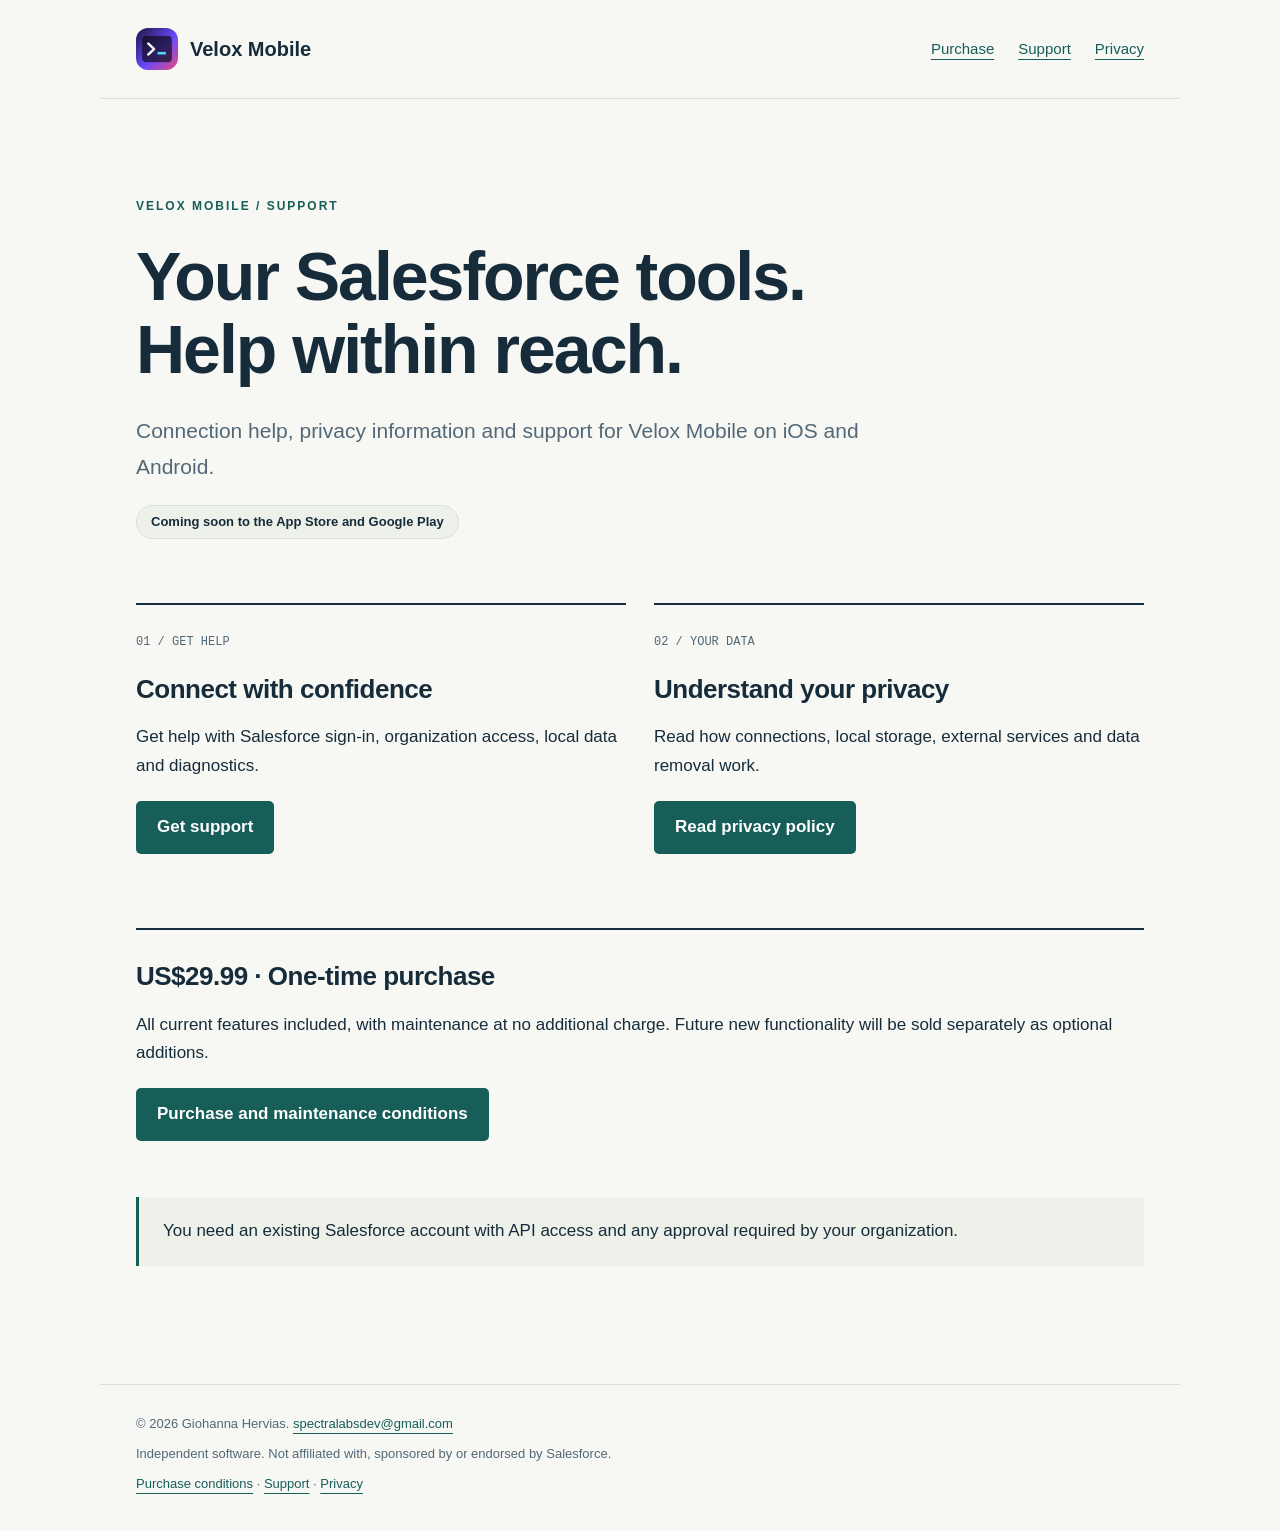
<file: docs/index.html>
<!doctype html>
<html lang="en"><head><meta charset="utf-8"><meta name="viewport" content="width=device-width,initial-scale=1">
<title>Support &amp; privacy | Velox Mobile</title><meta name="description" content="Support and privacy information for Velox Mobile on iOS and Android.">
<link rel="canonical" href="https://spectralabsdev.github.io/velox-mobile/"><link rel="stylesheet" href="./style.css"></head>
<body><a class="skip" href="#main">Skip to content</a>
<header><a class="brand" href="./"><img src="./icon.png" width="42" height="42" alt="">Velox Mobile</a><nav aria-label="Main"><a href="./purchase/">Purchase</a><a href="./support/">Support</a><a href="./privacy/">Privacy</a></nav></header>
<main id="main"><div class="hero"><span class="eyebrow">Velox Mobile / Support</span><h1>Your Salesforce tools.<br>Help within reach.</h1><p class="intro">Connection help, privacy information and support for Velox Mobile on iOS and Android.</p><span class="status">Coming soon to the App Store and Google Play</span></div><div class="grid"><section class="card"><span class="number">01 / GET HELP</span><h2>Connect with confidence</h2><p>Get help with Salesforce sign-in, organization access, local data and diagnostics.</p><a class="button" href="support/">Get support</a></section><section class="card"><span class="number">02 / YOUR DATA</span><h2>Understand your privacy</h2><p>Read how connections, local storage, external services and data removal work.</p><a class="button" href="privacy/">Read privacy policy</a></section></div><section class="card"><h2>US$29.99 · One-time purchase</h2><p>All current features included, with maintenance at no additional charge. Future new functionality will be sold separately as optional additions.</p><a class="button" href="purchase/">Purchase and maintenance conditions</a></section><aside>You need an existing Salesforce account with API access and any approval required by your organization.</aside></main><footer><p>© 2026 Giohanna Hervias. <a href="mailto:spectralabsdev@gmail.com">spectralabsdev@gmail.com</a></p><p>Independent software. Not affiliated with, sponsored by or endorsed by Salesforce.</p><p><a href="./purchase/">Purchase conditions</a> · <a href="./support/">Support</a> · <a href="./privacy/">Privacy</a></p></footer></body></html>
</file>
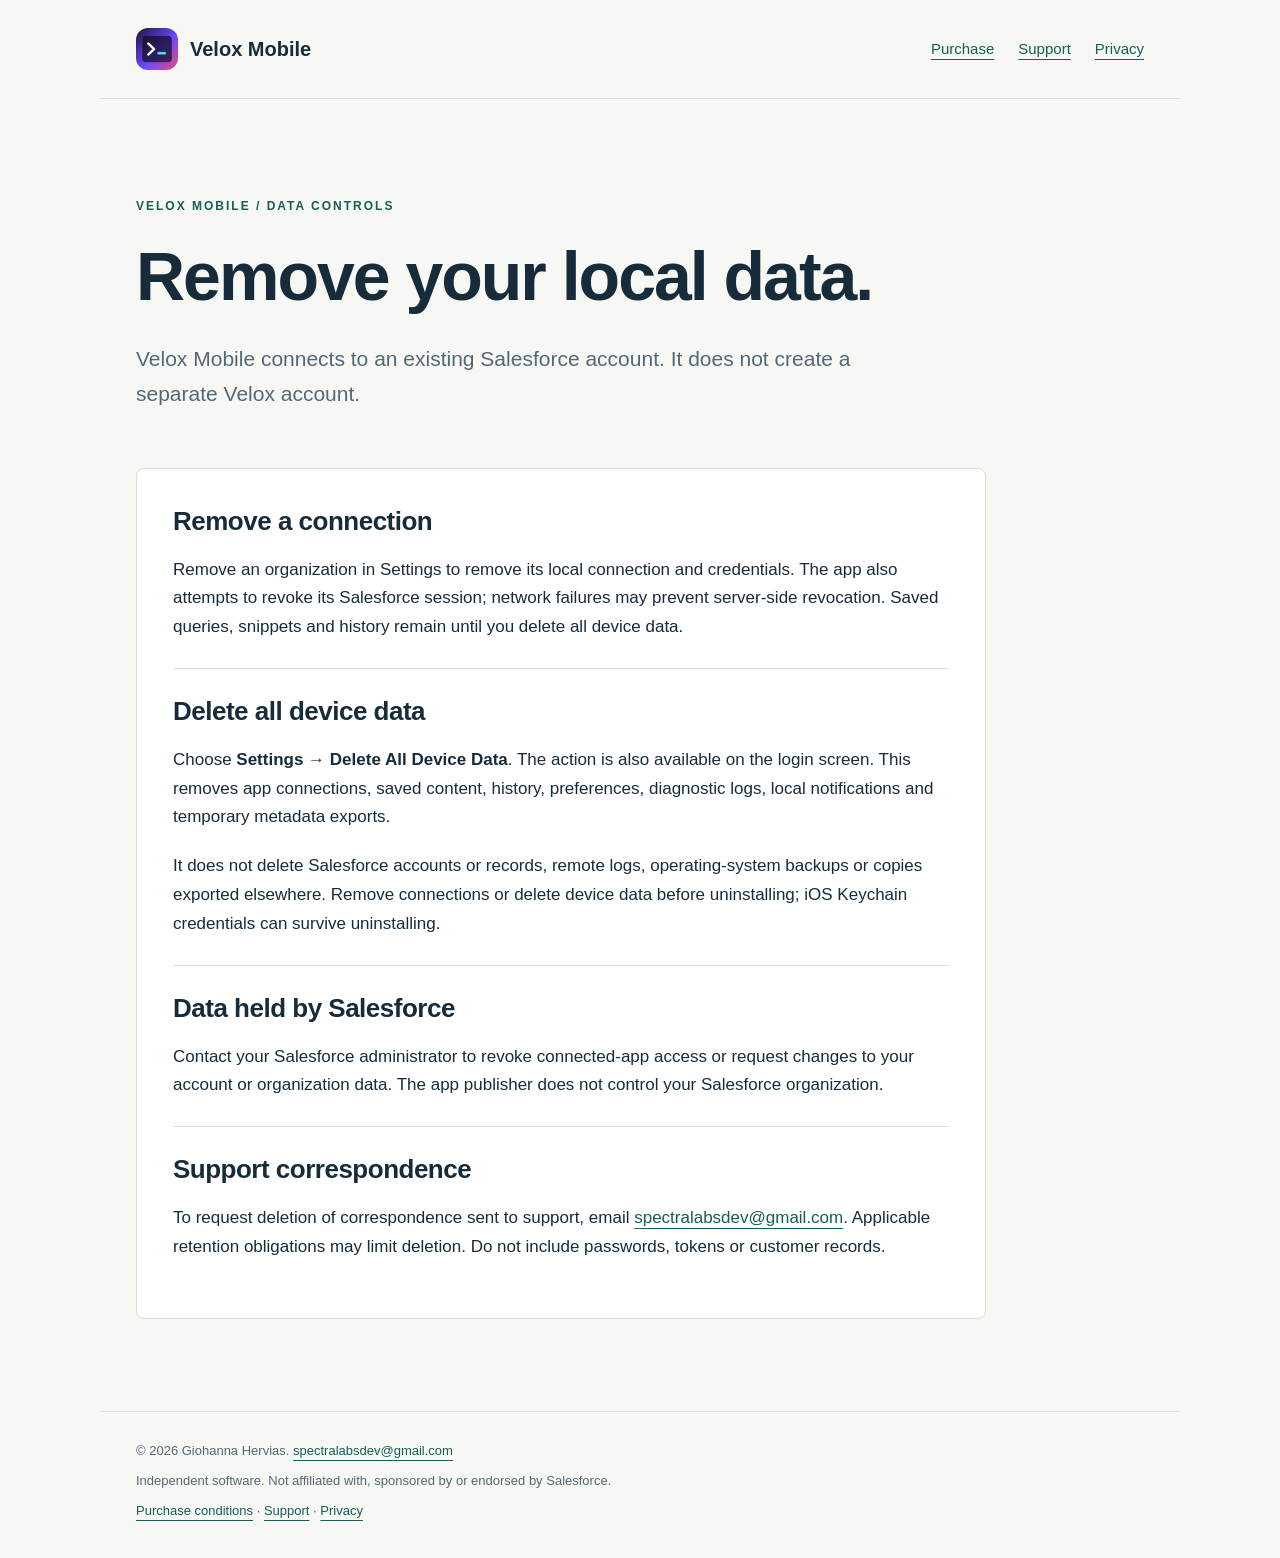
<file: docs/data-deletion/index.html>
<!doctype html>
<html lang="en"><head><meta charset="utf-8"><meta name="viewport" content="width=device-width,initial-scale=1">
<title>Remove connections and data | Velox Mobile</title><meta name="description" content="How to remove local Velox Mobile connections, saved content and support correspondence.">
<link rel="canonical" href="https://spectralabsdev.github.io/velox-mobile/data-deletion/"><link rel="stylesheet" href="../style.css"></head>
<body><a class="skip" href="#main">Skip to content</a>
<header><a class="brand" href="../"><img src="../icon.png" width="42" height="42" alt="">Velox Mobile</a><nav aria-label="Main"><a href="../purchase/">Purchase</a><a href="../support/">Support</a><a href="../privacy/">Privacy</a></nav></header>
<main id="main"><div class="hero"><span class="eyebrow">Velox Mobile / Data controls</span><h1>Remove your local data.</h1><p class="intro">Velox Mobile connects to an existing Salesforce account. It does not create a separate Velox account.</p></div><article><section><h2>Remove a connection</h2><p>Remove an organization in Settings to remove its local connection and credentials. The app also attempts to revoke its Salesforce session; network failures may prevent server-side revocation. Saved queries, snippets and history remain until you delete all device data.</p></section><section><h2>Delete all device data</h2><p>Choose <strong>Settings → Delete All Device Data</strong>. The action is also available on the login screen. This removes app connections, saved content, history, preferences, diagnostic logs, local notifications and temporary metadata exports.</p><p>It does not delete Salesforce accounts or records, remote logs, operating-system backups or copies exported elsewhere. Remove connections or delete device data before uninstalling; iOS Keychain credentials can survive uninstalling.</p></section><section><h2>Data held by Salesforce</h2><p>Contact your Salesforce administrator to revoke connected-app access or request changes to your account or organization data. The app publisher does not control your Salesforce organization.</p></section><section><h2>Support correspondence</h2><p>To request deletion of correspondence sent to support, email <a href="mailto:spectralabsdev@gmail.com">spectralabsdev@gmail.com</a>. Applicable retention obligations may limit deletion. Do not include passwords, tokens or customer records.</p></section></article></main><footer><p>© 2026 Giohanna Hervias. <a href="mailto:spectralabsdev@gmail.com">spectralabsdev@gmail.com</a></p><p>Independent software. Not affiliated with, sponsored by or endorsed by Salesforce.</p><p><a href="../purchase/">Purchase conditions</a> · <a href="../support/">Support</a> · <a href="../privacy/">Privacy</a></p></footer></body></html>
</file>
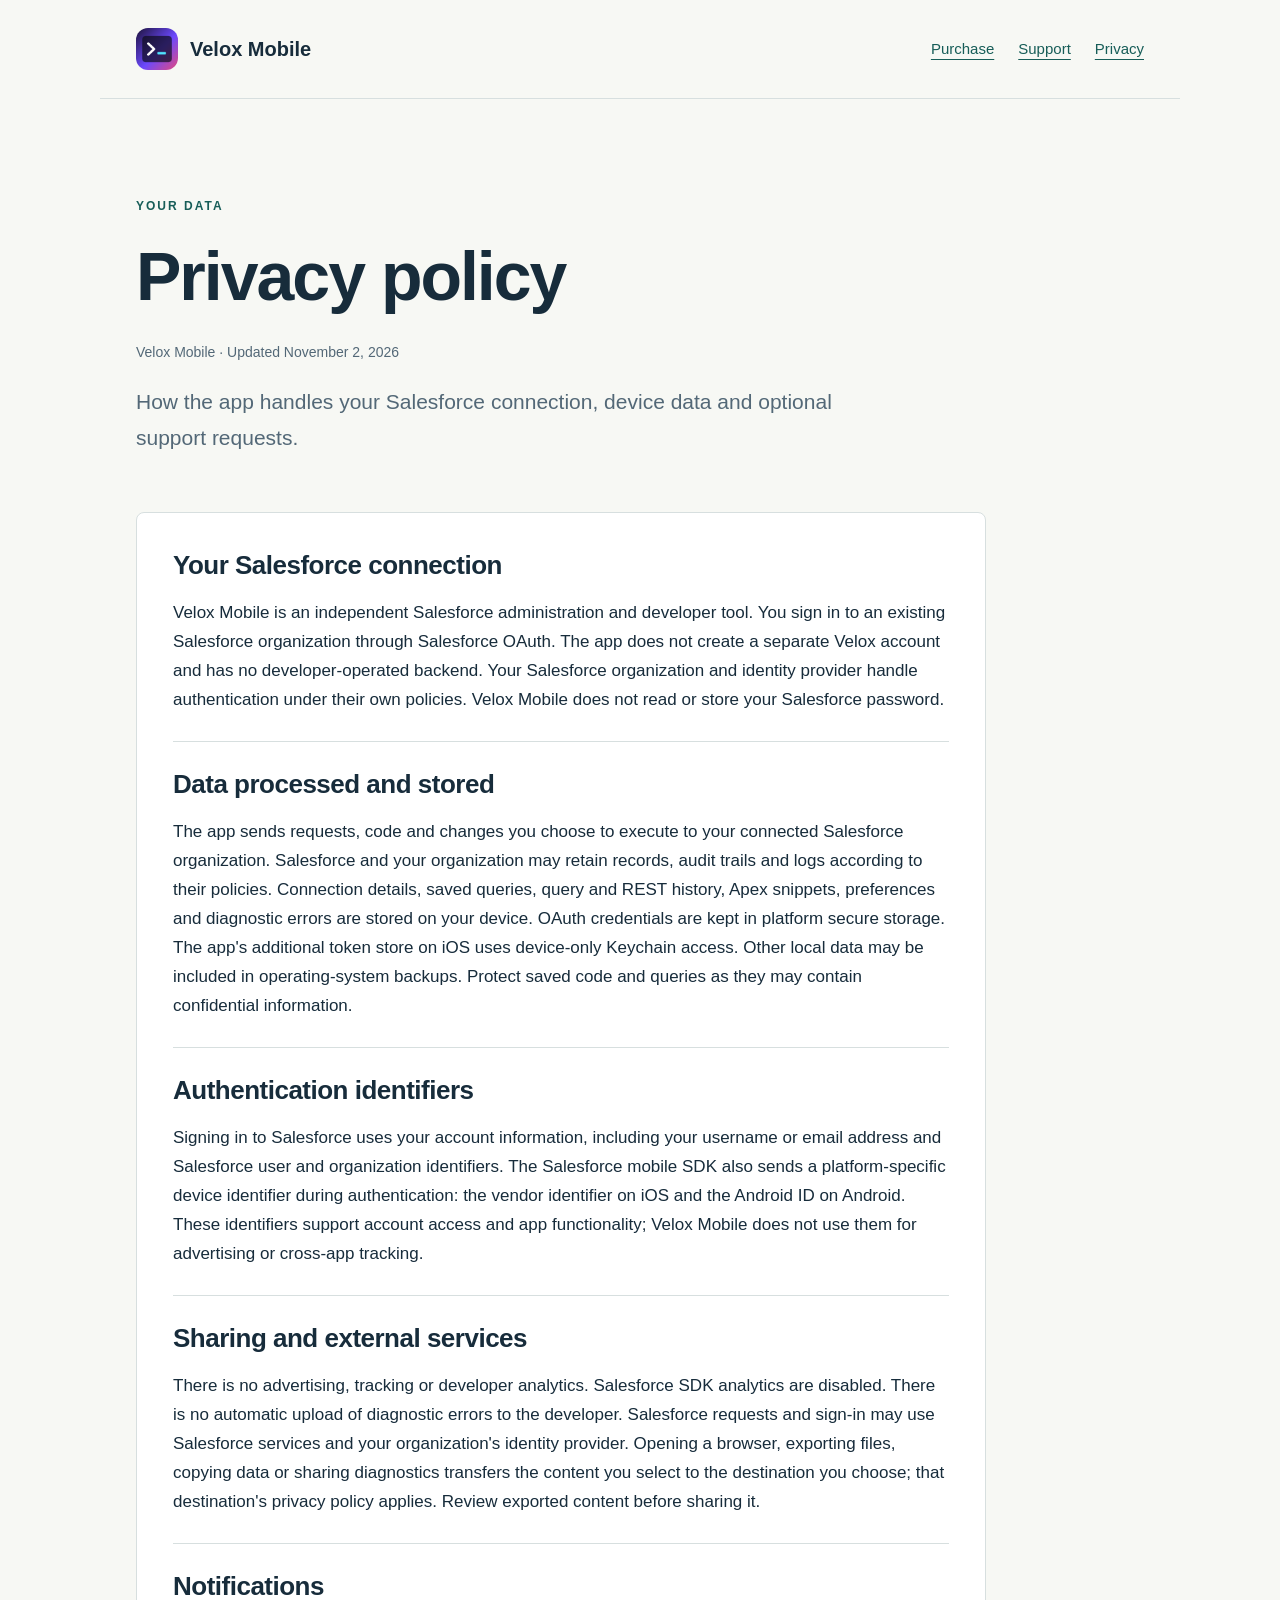
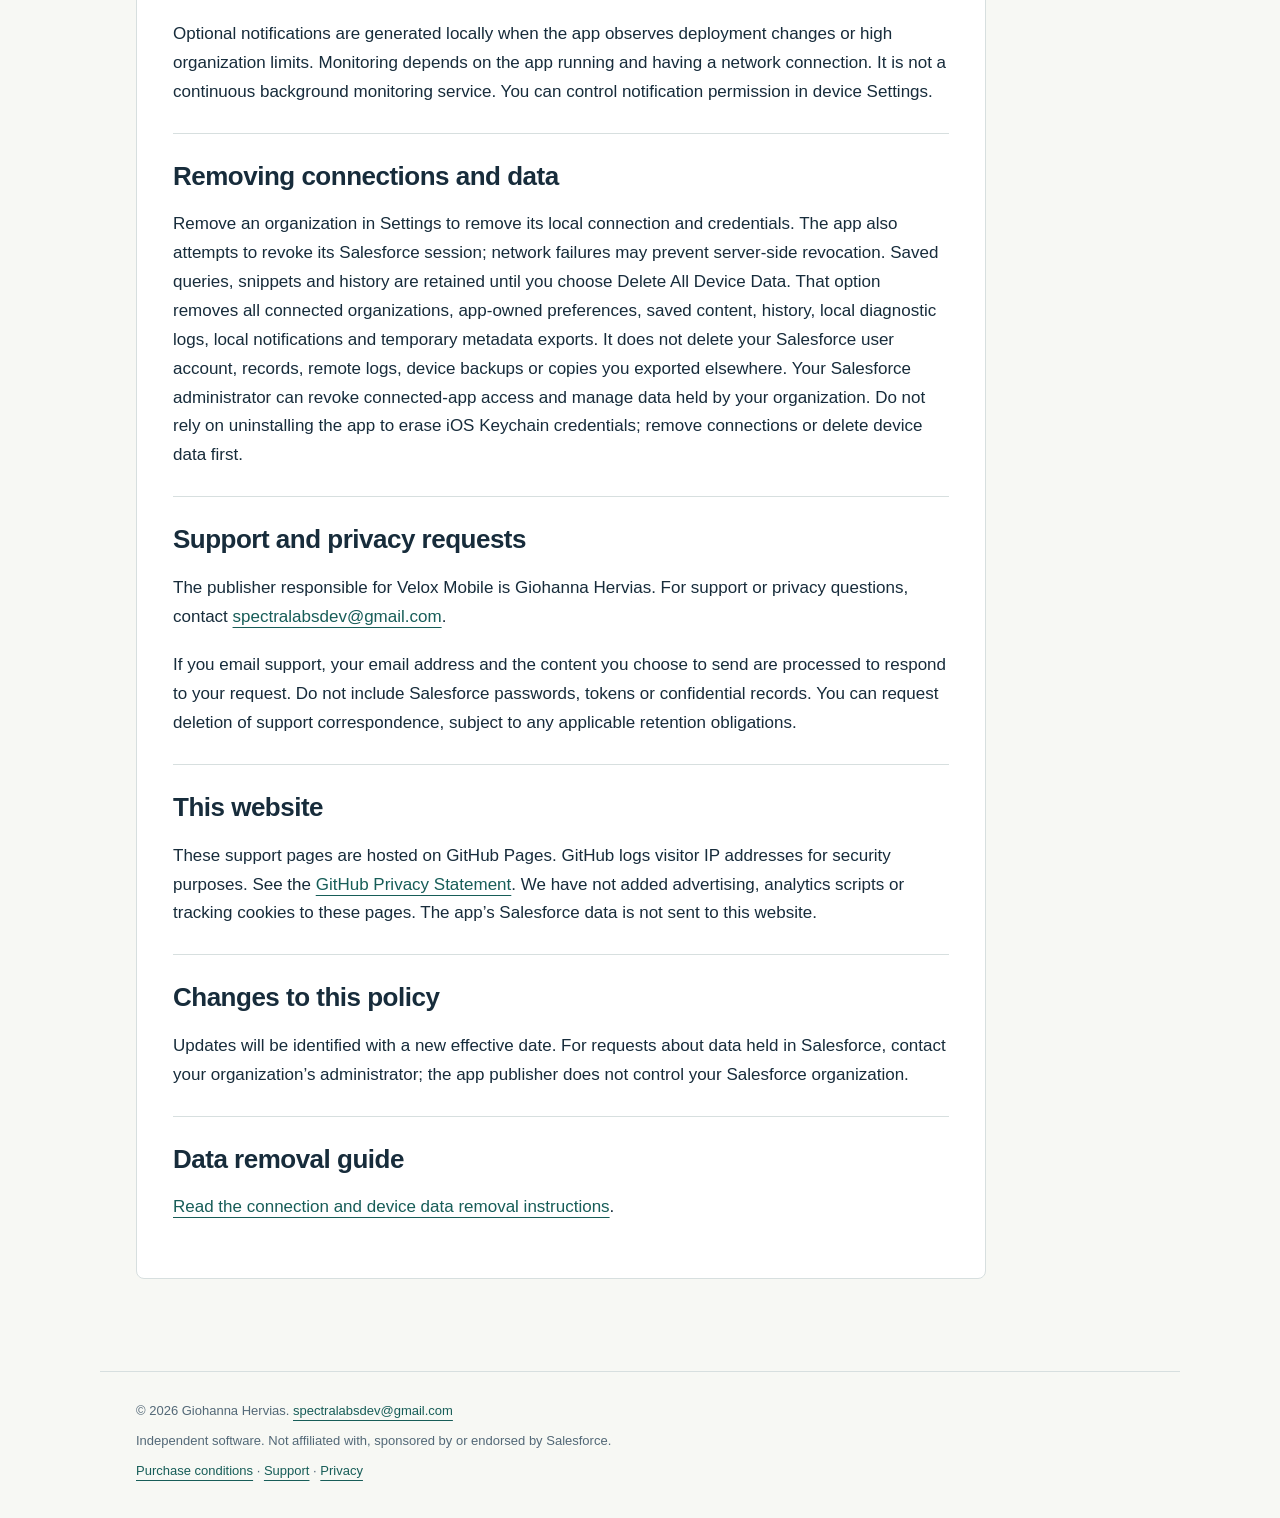
<file: docs/privacy/index.html>
<!doctype html>
<html lang="en"><head><meta charset="utf-8"><meta name="viewport" content="width=device-width,initial-scale=1">
<title>Privacy policy | Velox Mobile</title><meta name="description" content="How Velox Mobile handles Salesforce connections, device data, support and data removal.">
<link rel="canonical" href="https://spectralabsdev.github.io/velox-mobile/privacy/"><link rel="stylesheet" href="../style.css"></head>
<body><a class="skip" href="#main">Skip to content</a>
<header><a class="brand" href="../"><img src="../icon.png" width="42" height="42" alt="">Velox Mobile</a><nav aria-label="Main"><a href="../purchase/">Purchase</a><a href="../support/">Support</a><a href="../privacy/">Privacy</a></nav></header>
<main id="main"><div class="hero"><span class="eyebrow">Your data</span><h1>Privacy policy</h1><p class="meta">Velox Mobile · Updated November 2, 2026</p><p class="intro">How the app handles your Salesforce connection, device data and optional support requests.</p></div><article><section><h2>Your Salesforce connection</h2><p>Velox Mobile is an independent Salesforce administration and developer tool. You sign in to an existing Salesforce organization through Salesforce OAuth. The app does not create a separate Velox account and has no developer-operated backend. Your Salesforce organization and identity provider handle authentication under their own policies. Velox Mobile does not read or store your Salesforce password.</p></section><section><h2>Data processed and stored</h2><p>The app sends requests, code and changes you choose to execute to your connected Salesforce organization. Salesforce and your organization may retain records, audit trails and logs according to their policies. Connection details, saved queries, query and REST history, Apex snippets, preferences and diagnostic errors are stored on your device. OAuth credentials are kept in platform secure storage. The app&#x27;s additional token store on iOS uses device-only Keychain access. Other local data may be included in operating-system backups. Protect saved code and queries as they may contain confidential information.</p></section><section><h2>Authentication identifiers</h2><p>Signing in to Salesforce uses your account information, including your username or email address and Salesforce user and organization identifiers. The Salesforce mobile SDK also sends a platform-specific device identifier during authentication: the vendor identifier on iOS and the Android ID on Android. These identifiers support account access and app functionality; Velox Mobile does not use them for advertising or cross-app tracking.</p></section><section><h2>Sharing and external services</h2><p>There is no advertising, tracking or developer analytics. Salesforce SDK analytics are disabled. There is no automatic upload of diagnostic errors to the developer. Salesforce requests and sign-in may use Salesforce services and your organization&#x27;s identity provider. Opening a browser, exporting files, copying data or sharing diagnostics transfers the content you select to the destination you choose; that destination&#x27;s privacy policy applies. Review exported content before sharing it.</p></section><section><h2>Notifications</h2><p>Optional notifications are generated locally when the app observes deployment changes or high organization limits. Monitoring depends on the app running and having a network connection. It is not a continuous background monitoring service. You can control notification permission in device Settings.</p></section><section><h2>Removing connections and data</h2><p>Remove an organization in Settings to remove its local connection and credentials. The app also attempts to revoke its Salesforce session; network failures may prevent server-side revocation. Saved queries, snippets and history are retained until you choose Delete All Device Data. That option removes all connected organizations, app-owned preferences, saved content, history, local diagnostic logs, local notifications and temporary metadata exports. It does not delete your Salesforce user account, records, remote logs, device backups or copies you exported elsewhere. Your Salesforce administrator can revoke connected-app access and manage data held by your organization. Do not rely on uninstalling the app to erase iOS Keychain credentials; remove connections or delete device data first.</p></section><section><h2>Support and privacy requests</h2><p>The publisher responsible for Velox Mobile is Giohanna Hervias. For support or privacy questions, contact <a href="mailto:spectralabsdev@gmail.com">spectralabsdev@gmail.com</a>.</p><p>If you email support, your email address and the content you choose to send are processed to respond to your request. Do not include Salesforce passwords, tokens or confidential records. You can request deletion of support correspondence, subject to any applicable retention obligations.</p></section><section><h2>This website</h2><p>These support pages are hosted on GitHub Pages. GitHub logs visitor IP addresses for security purposes. See the <a href="https://docs.github.com/en/site-policy/privacy-policies/github-general-privacy-statement">GitHub Privacy Statement</a>. We have not added advertising, analytics scripts or tracking cookies to these pages. The app’s Salesforce data is not sent to this website.</p></section><section><h2>Changes to this policy</h2><p>Updates will be identified with a new effective date. For requests about data held in Salesforce, contact your organization’s administrator; the app publisher does not control your Salesforce organization.</p></section><section><h2>Data removal guide</h2><p><a href="../data-deletion/">Read the connection and device data removal instructions</a>.</p></section></article></main><footer><p>© 2026 Giohanna Hervias. <a href="mailto:spectralabsdev@gmail.com">spectralabsdev@gmail.com</a></p><p>Independent software. Not affiliated with, sponsored by or endorsed by Salesforce.</p><p><a href="../purchase/">Purchase conditions</a> · <a href="../support/">Support</a> · <a href="../privacy/">Privacy</a></p></footer></body></html>
</file>
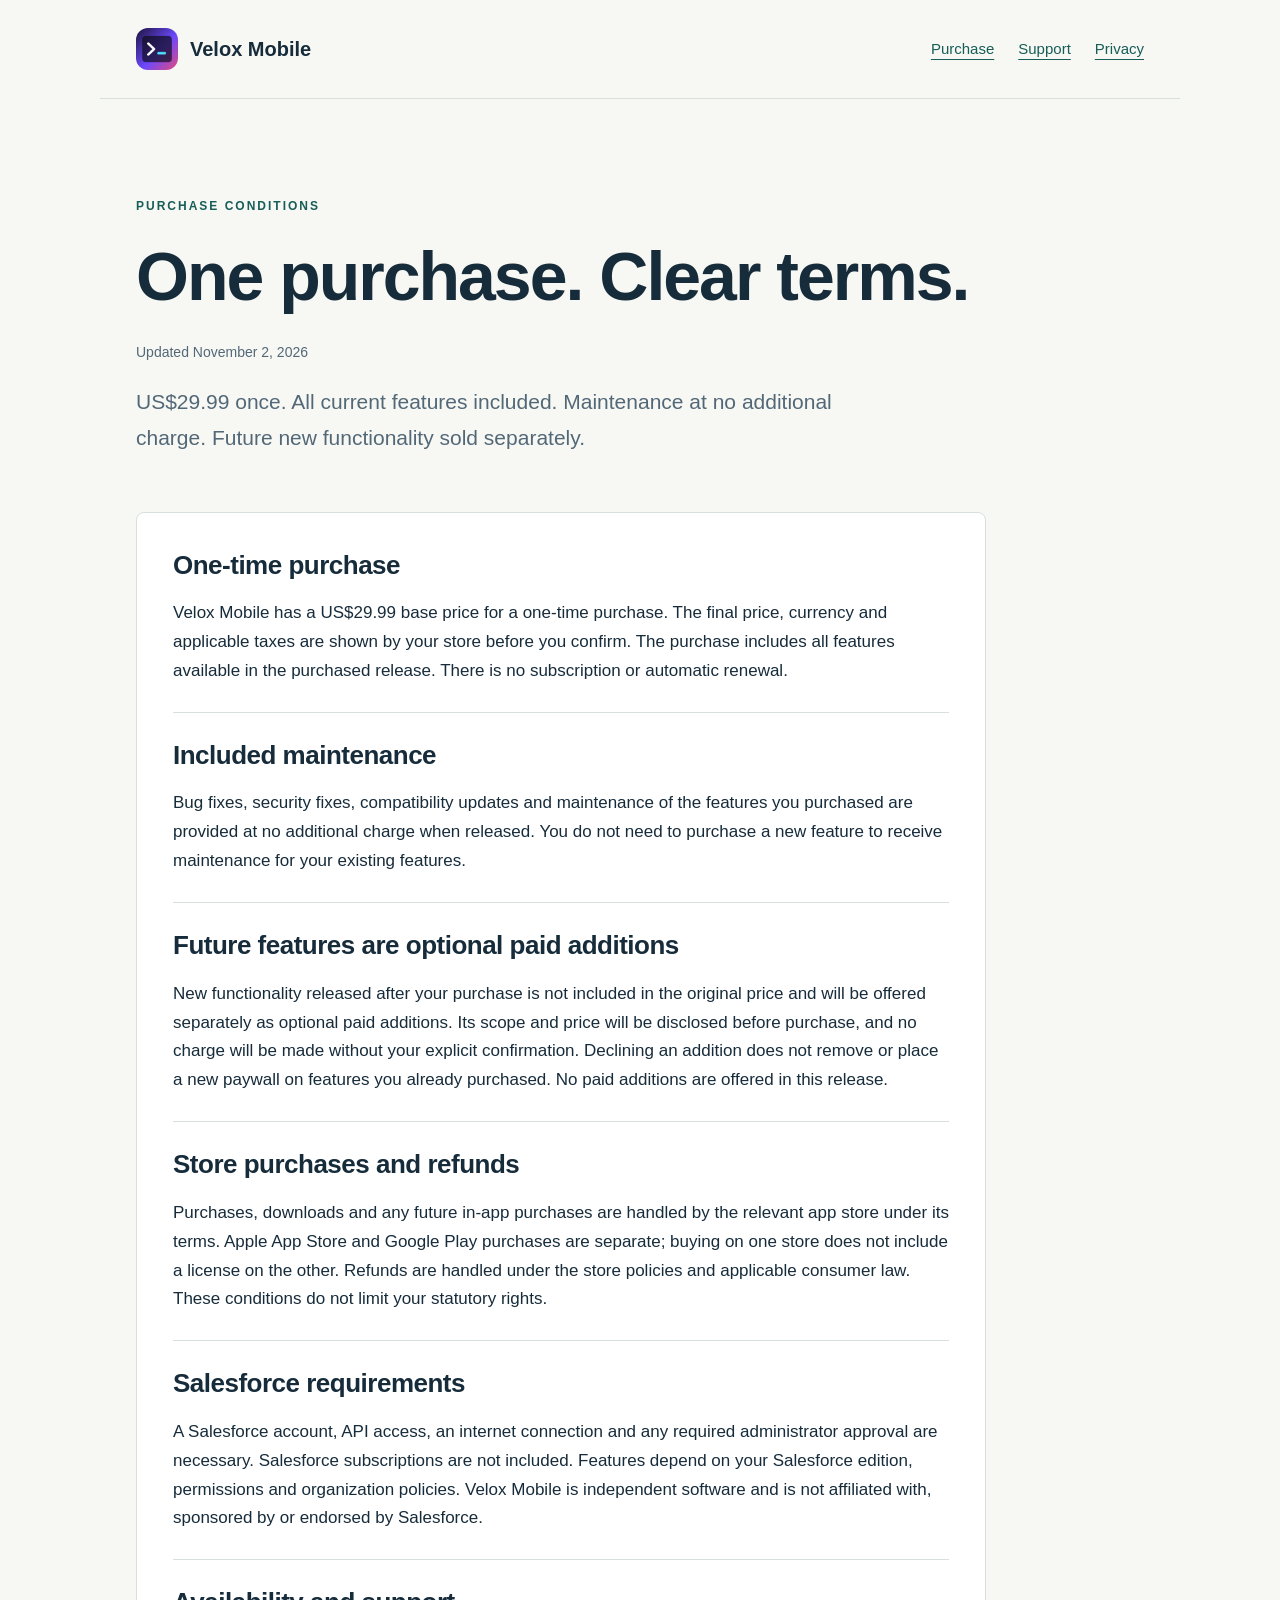
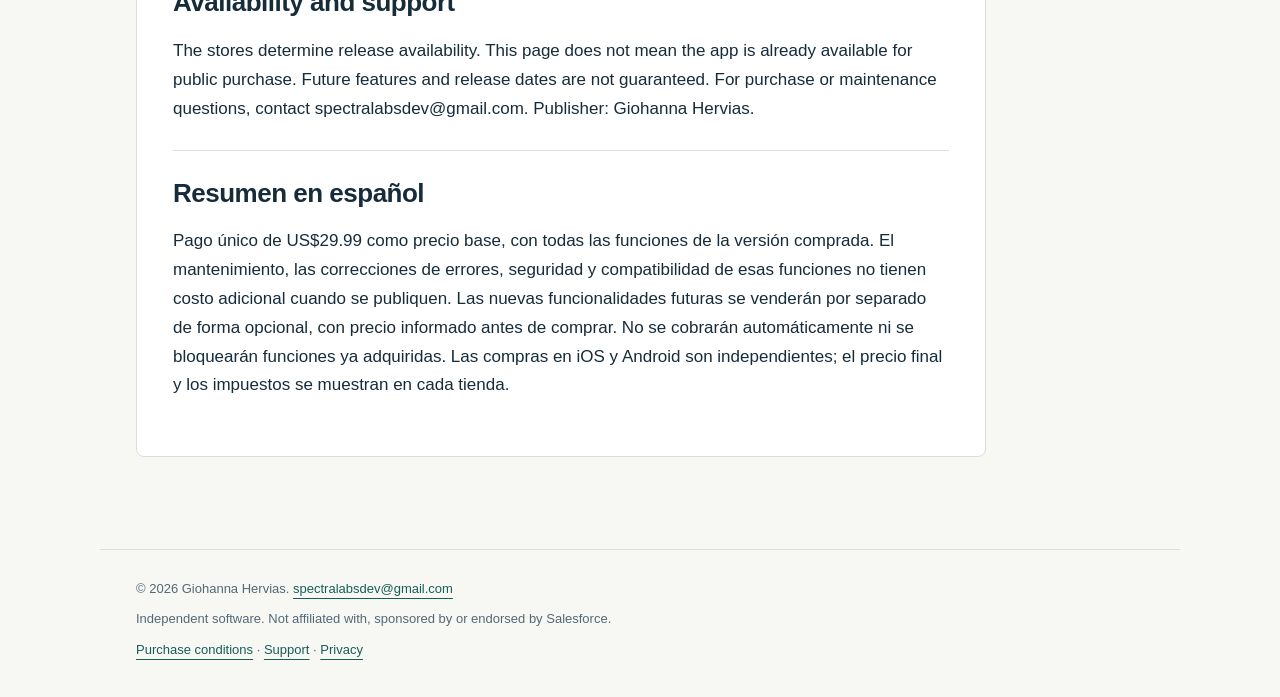
<file: docs/purchase/index.html>
<!doctype html>
<html lang="en"><head><meta charset="utf-8"><meta name="viewport" content="width=device-width,initial-scale=1">
<title>Purchase &amp; maintenance | Velox Mobile</title><meta name="description" content="One-time pricing, included maintenance and optional future paid features.">
<link rel="canonical" href="https://spectralabsdev.github.io/velox-mobile/purchase/"><link rel="stylesheet" href="../style.css"></head>
<body><a class="skip" href="#main">Skip to content</a>
<header><a class="brand" href="../"><img src="../icon.png" width="42" height="42" alt="">Velox Mobile</a><nav aria-label="Main"><a href="../purchase/">Purchase</a><a href="../support/">Support</a><a href="../privacy/">Privacy</a></nav></header>
<main id="main"><div class="hero"><span class="eyebrow">Purchase conditions</span><h1>One purchase. Clear terms.</h1><p class="meta">Updated November 2, 2026</p><p class="intro">US$29.99 once. All current features included. Maintenance at no additional charge. Future new functionality sold separately.</p></div><article><section><h2>One-time purchase</h2><p>Velox Mobile has a US$29.99 base price for a one-time purchase. The final price, currency and applicable taxes are shown by your store before you confirm. The purchase includes all features available in the purchased release. There is no subscription or automatic renewal.</p></section><section><h2>Included maintenance</h2><p>Bug fixes, security fixes, compatibility updates and maintenance of the features you purchased are provided at no additional charge when released. You do not need to purchase a new feature to receive maintenance for your existing features.</p></section><section><h2>Future features are optional paid additions</h2><p>New functionality released after your purchase is not included in the original price and will be offered separately as optional paid additions. Its scope and price will be disclosed before purchase, and no charge will be made without your explicit confirmation. Declining an addition does not remove or place a new paywall on features you already purchased. No paid additions are offered in this release.</p></section><section><h2>Store purchases and refunds</h2><p>Purchases, downloads and any future in-app purchases are handled by the relevant app store under its terms. Apple App Store and Google Play purchases are separate; buying on one store does not include a license on the other. Refunds are handled under the store policies and applicable consumer law. These conditions do not limit your statutory rights.</p></section><section><h2>Salesforce requirements</h2><p>A Salesforce account, API access, an internet connection and any required administrator approval are necessary. Salesforce subscriptions are not included. Features depend on your Salesforce edition, permissions and organization policies. Velox Mobile is independent software and is not affiliated with, sponsored by or endorsed by Salesforce.</p></section><section><h2>Availability and support</h2><p>The stores determine release availability. This page does not mean the app is already available for public purchase. Future features and release dates are not guaranteed. For purchase or maintenance questions, contact spectralabsdev@gmail.com. Publisher: Giohanna Hervias.</p></section><section lang="es"><h2>Resumen en español</h2><p>Pago único de US$29.99 como precio base, con todas las funciones de la versión comprada. El mantenimiento, las correcciones de errores, seguridad y compatibilidad de esas funciones no tienen costo adicional cuando se publiquen. Las nuevas funcionalidades futuras se venderán por separado de forma opcional, con precio informado antes de comprar. No se cobrarán automáticamente ni se bloquearán funciones ya adquiridas. Las compras en iOS y Android son independientes; el precio final y los impuestos se muestran en cada tienda.</p></section></article></main><footer><p>© 2026 Giohanna Hervias. <a href="mailto:spectralabsdev@gmail.com">spectralabsdev@gmail.com</a></p><p>Independent software. Not affiliated with, sponsored by or endorsed by Salesforce.</p><p><a href="../purchase/">Purchase conditions</a> · <a href="../support/">Support</a> · <a href="../privacy/">Privacy</a></p></footer></body></html>
</file>
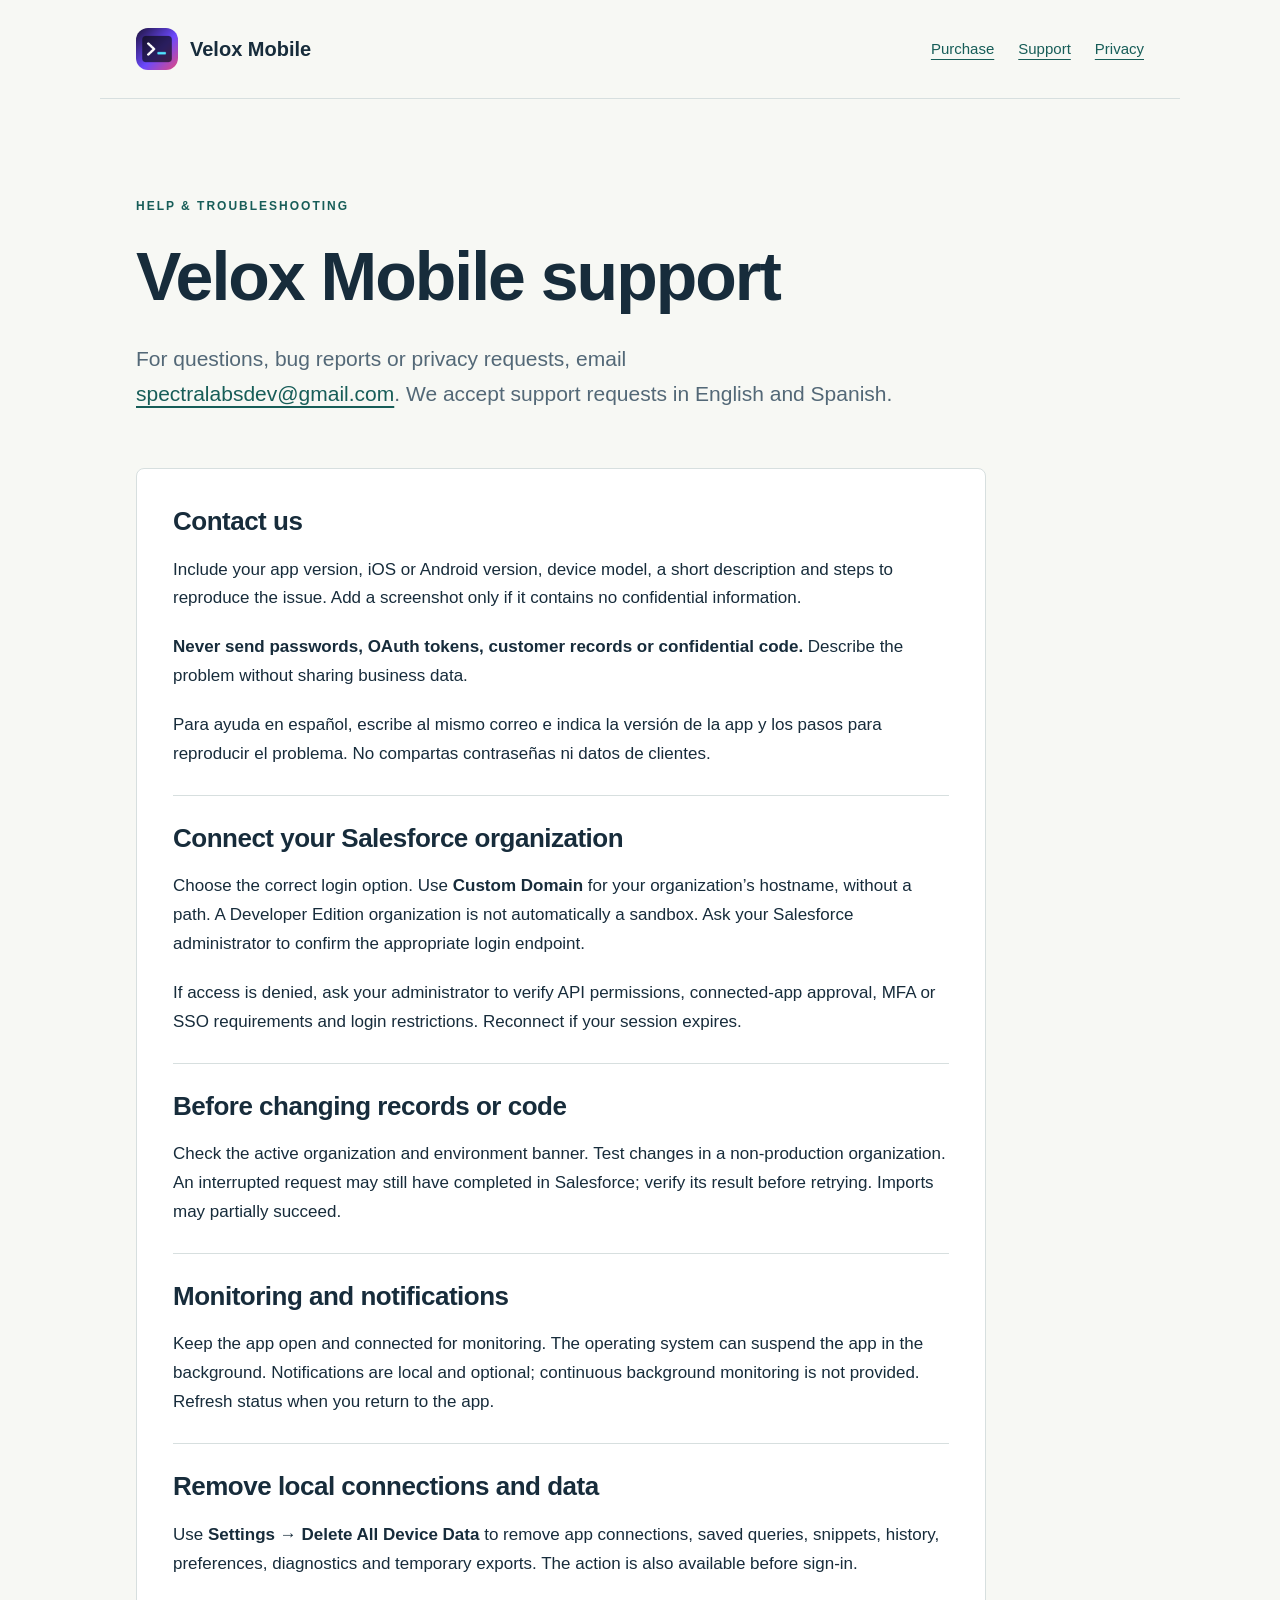
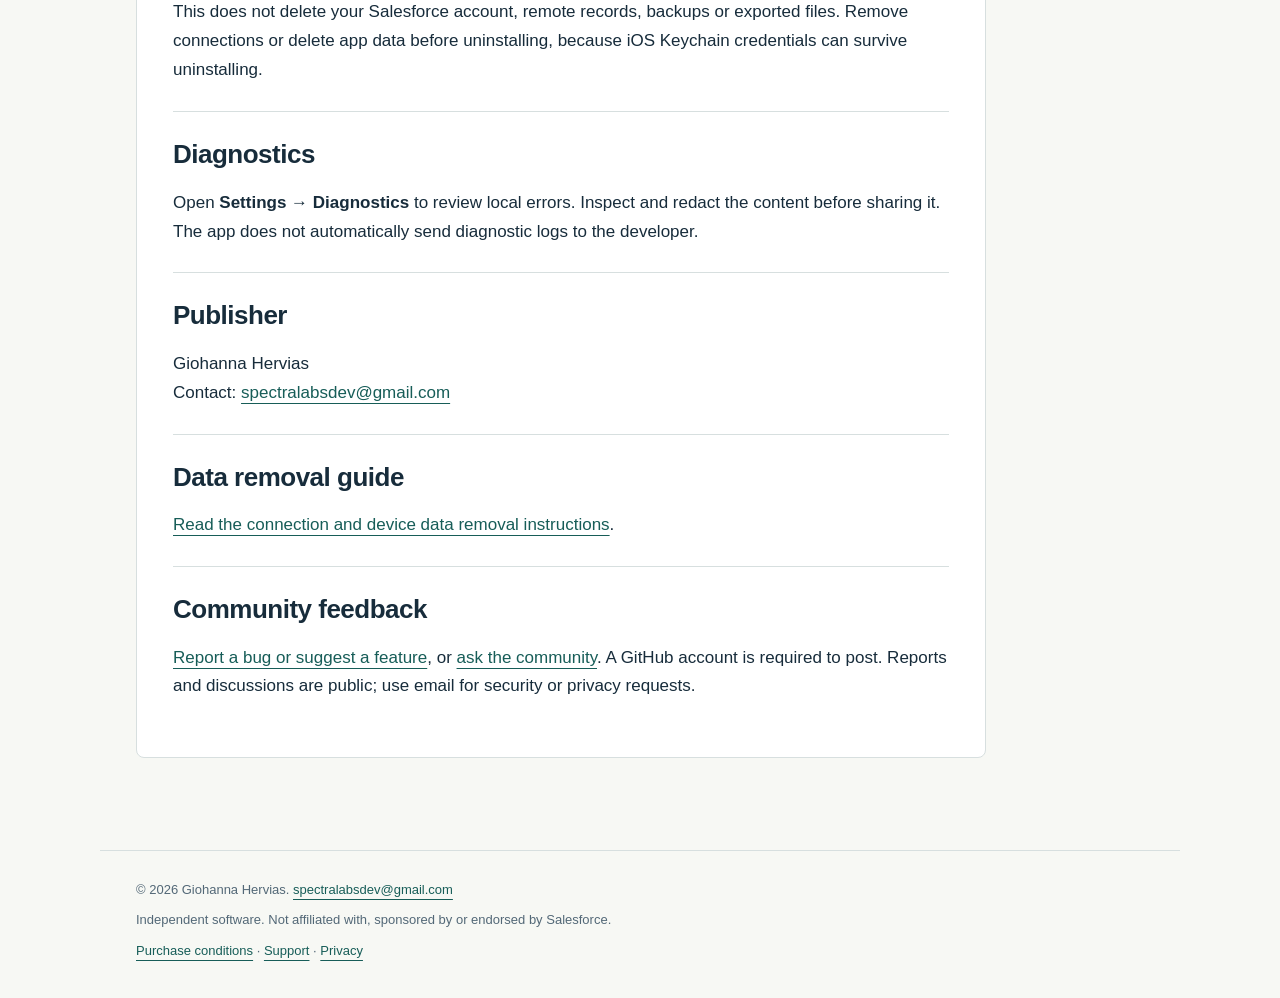
<file: docs/support/index.html>
<!doctype html>
<html lang="en"><head><meta charset="utf-8"><meta name="viewport" content="width=device-width,initial-scale=1">
<title>Support | Velox Mobile</title><meta name="description" content="Contact Velox Mobile support and troubleshoot Salesforce sign-in and local data.">
<link rel="canonical" href="https://spectralabsdev.github.io/velox-mobile/support/"><link rel="stylesheet" href="../style.css"></head>
<body><a class="skip" href="#main">Skip to content</a>
<header><a class="brand" href="../"><img src="../icon.png" width="42" height="42" alt="">Velox Mobile</a><nav aria-label="Main"><a href="../purchase/">Purchase</a><a href="../support/">Support</a><a href="../privacy/">Privacy</a></nav></header>
<main id="main"><div class="hero"><span class="eyebrow">Help & troubleshooting</span><h1>Velox Mobile support</h1><p class="intro">For questions, bug reports or privacy requests, email <a href="mailto:spectralabsdev@gmail.com">spectralabsdev@gmail.com</a>. We accept support requests in English and Spanish.</p></div><article><section><h2>Contact us</h2><p>Include your app version, iOS or Android version, device model, a short description and steps to reproduce the issue. Add a screenshot only if it contains no confidential information.</p><p><strong>Never send passwords, OAuth tokens, customer records or confidential code.</strong> Describe the problem without sharing business data.</p><p lang="es">Para ayuda en español, escribe al mismo correo e indica la versión de la app y los pasos para reproducir el problema. No compartas contraseñas ni datos de clientes.</p></section><section><h2>Connect your Salesforce organization</h2><p>Choose the correct login option. Use <strong>Custom Domain</strong> for your organization’s hostname, without a path. A Developer Edition organization is not automatically a sandbox. Ask your Salesforce administrator to confirm the appropriate login endpoint.</p><p>If access is denied, ask your administrator to verify API permissions, connected-app approval, MFA or SSO requirements and login restrictions. Reconnect if your session expires.</p></section><section><h2>Before changing records or code</h2><p>Check the active organization and environment banner. Test changes in a non-production organization. An interrupted request may still have completed in Salesforce; verify its result before retrying. Imports may partially succeed.</p></section><section><h2>Monitoring and notifications</h2><p>Keep the app open and connected for monitoring. The operating system can suspend the app in the background. Notifications are local and optional; continuous background monitoring is not provided. Refresh status when you return to the app.</p></section><section><h2>Remove local connections and data</h2><p>Use <strong>Settings → Delete All Device Data</strong> to remove app connections, saved queries, snippets, history, preferences, diagnostics and temporary exports. The action is also available before sign-in.</p><p>This does not delete your Salesforce account, remote records, backups or exported files. Remove connections or delete app data before uninstalling, because iOS Keychain credentials can survive uninstalling.</p></section><section><h2>Diagnostics</h2><p>Open <strong>Settings → Diagnostics</strong> to review local errors. Inspect and redact the content before sharing it. The app does not automatically send diagnostic logs to the developer.</p></section><section><h2>Publisher</h2><p>Giohanna Hervias<br>Contact: <a href="mailto:spectralabsdev@gmail.com">spectralabsdev@gmail.com</a></p></section><section><h2>Data removal guide</h2><p><a href="../data-deletion/">Read the connection and device data removal instructions</a>.</p></section><section><h2>Community feedback</h2><p><a href="https://github.com/spectralabsdev/velox-mobile/issues/new/choose">Report a bug or suggest a feature</a>, or <a href="https://github.com/spectralabsdev/velox-mobile/discussions">ask the community</a>. A GitHub account is required to post. Reports and discussions are public; use email for security or privacy requests.</p></section></article></main><footer><p>© 2026 Giohanna Hervias. <a href="mailto:spectralabsdev@gmail.com">spectralabsdev@gmail.com</a></p><p>Independent software. Not affiliated with, sponsored by or endorsed by Salesforce.</p><p><a href="../purchase/">Purchase conditions</a> · <a href="../support/">Support</a> · <a href="../privacy/">Privacy</a></p></footer></body></html>
</file>
<file: docs/style.css>
:root{color-scheme:light;--ink:#172c3b;--muted:#536877;--accent:#175d58;--line:#d7dfdf;--paper:#f7f8f4}
*{box-sizing:border-box}body{margin:0;background:var(--paper);color:var(--ink);font:17px/1.7 -apple-system,BlinkMacSystemFont,"Segoe UI",sans-serif}
a{color:var(--accent);text-underline-offset:5px}a:hover{text-decoration-thickness:2px}a:focus-visible{outline:3px solid #b7682e;outline-offset:6px}
header,main,footer{max-width:1080px;margin:auto;padding:28px 36px}header{display:flex;align-items:center;justify-content:space-between;gap:24px;border-bottom:1px solid var(--line)}
.brand{font-size:20px;font-weight:750;text-decoration:none;color:var(--ink);display:flex;gap:12px;align-items:center}.brand img{border-radius:12px}nav{display:flex;flex-wrap:wrap;gap:24px;font-size:15px}
.hero{padding:64px 0 36px;max-width:850px}.eyebrow{font-size:12px;letter-spacing:2px;font-weight:750;text-transform:uppercase;color:var(--accent)}
h1{font-size:clamp(38px,6vw,68px);line-height:1.07;letter-spacing:-2px;font-weight:650;margin:20px 0 28px}h2{font-size:26px;line-height:1.25;letter-spacing:-.5px;margin:0 0 18px}h3{font-size:19px}
p{margin:0 0 20px}.intro{font-size:21px;color:var(--muted);max-width:760px}.meta{font-size:14px;color:var(--muted)}.status{display:inline-block;border:1px solid var(--line);border-radius:30px;padding:5px 14px;font-size:13px;font-weight:650;background:#edf1e9}
.grid{display:grid;grid-template-columns:1fr 1fr;gap:28px;margin:28px 0 44px}.card{padding:30px 0;border-top:2px solid var(--ink)}.card .number{font:12px ui-monospace,monospace;color:var(--muted);display:block;margin-bottom:24px}
.button{display:inline-block;padding:12px 21px;background:var(--accent);color:white;text-decoration:none;border-radius:5px;font-weight:650}.button:hover{background:#104b47;color:white}
article{max-width:850px;background:#fff;border:1px solid var(--line);padding:36px;border-radius:8px}article section+section{border-top:1px solid var(--line);padding-top:26px;margin-top:26px}li{margin:8px 0}
aside{padding:20px 24px;border-left:3px solid var(--accent);background:#edf1e9;margin:26px 0}.actions{display:flex;gap:20px;align-items:center;flex-wrap:wrap;margin-top:26px}
footer{font-size:13px;color:var(--muted);border-top:1px solid var(--line);margin-top:64px}footer p{margin:0 0 8px}.skip{position:absolute;left:-10000px}.skip:focus{left:20px;top:12px;background:white;padding:10px;z-index:3}
@media(max-width:650px){header{align-items:flex-start;flex-direction:column;gap:16px}header,main,footer{padding:22px}.hero{padding:38px 0 20px}h1{letter-spacing:-1px}.grid{grid-template-columns:1fr;gap:0}article{padding:23px}.intro{font-size:19px}nav{gap:18px}}
@media(prefers-reduced-motion:no-preference){html{scroll-behavior:smooth}}
</file>
